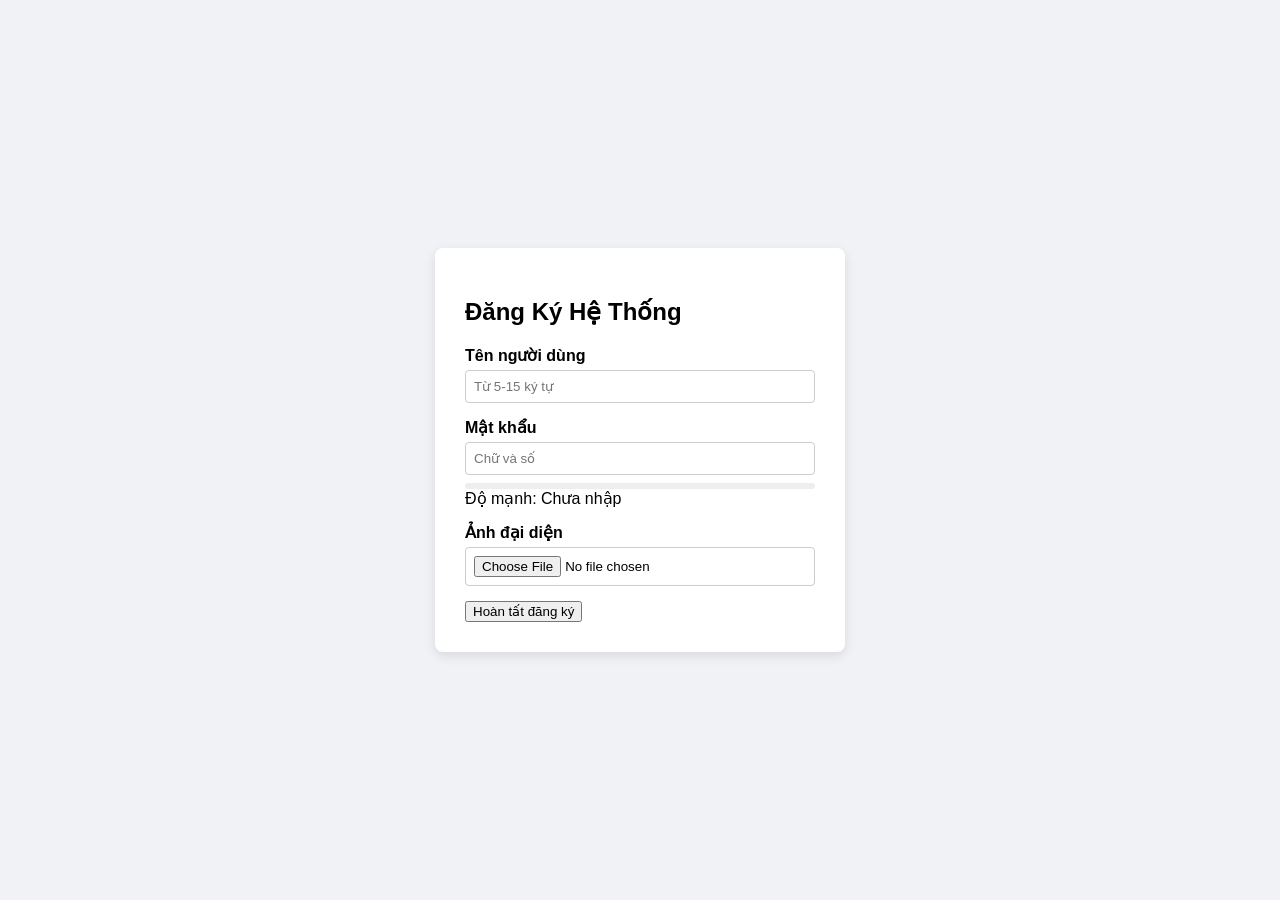
<file: baitapfinal.ex1/index.html>
<!DOCTYPE html>
<html lang="vi">
<head>
    <meta charset="UTF-8">
    <meta name="viewport" content="width=device-width, initial-scale=1.0">
    <title>Đăng Ký Thành Viên</title>
    
    <link rel="stylesheet" href="/baitapfinal.ex1/style.css">
</head>
<body>

    <div class="registration-card">
        <h2>Đăng Ký Hệ Thống</h2>
        
        <form id="regForm">
            <div class="form-group">
                <label for="username">Tên người dùng</label>
                <input type="text" id="username" placeholder="Từ 5-15 ký tự" required minlength="5" maxlength="15">
            </div>

            <div class="form-group">
                <label for="password">Mật khẩu</label>
                <input type="password" id="password" placeholder="Chữ và số" required>
                
                <div class="strength-meter">
                    <div id="strengthBar" class="strength-bar"></div>
                </div>
                <div id="strengthText" class="strength-text">Độ mạnh: Chưa nhập</div>
                
                <span class="error-msg" id="passError">Mật khẩu phải bao gồm cả chữ và số!</span>
            </div>

            <div class="form-group">
                <label for="profilePic">Ảnh đại diện</label>
                <input type="file" id="profilePic" accept=".jpg, .jpeg, .png" required>
                <span class="error-msg" id="fileError">Vui lòng chọn định dạng JPG hoặc PNG.</span>
            </div>

            <button type="submit" id="submitBtn">Hoàn tất đăng ký</button>
        </form>
    </div>

    <script src="/baitapfinal.ex1/script.js"></script>
</body>
</html>
</file>
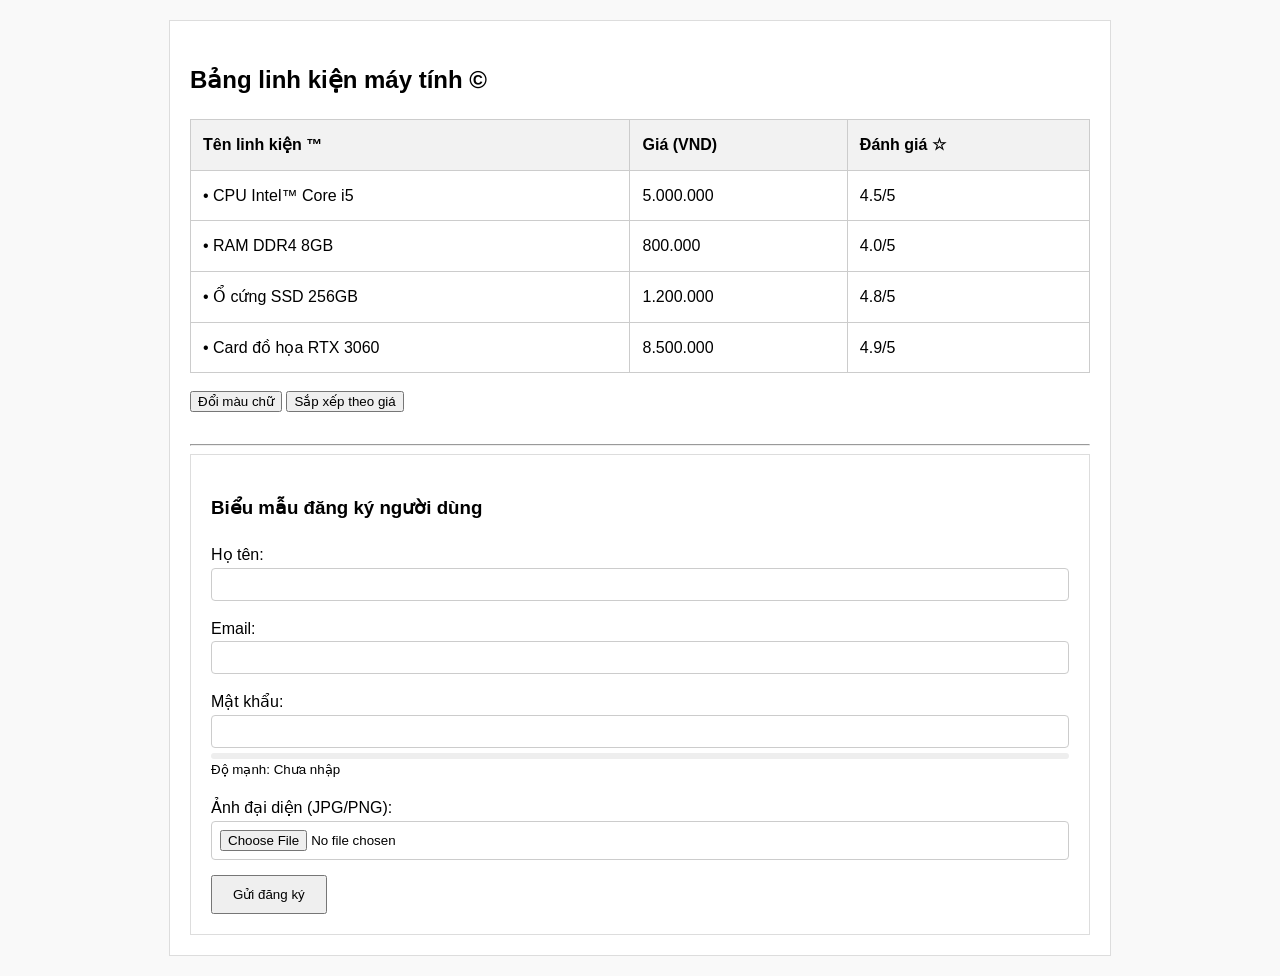
<file: baitapfinal.ex2/index.html>
<!DOCTYPE html>
<html lang="vi">
<head>
    <meta charset="UTF-8">
    <meta name="viewport" content="width=device-width, initial-scale=1.0">
    <title>Quản lý linh kiện và Đăng ký</title>
    <link rel="stylesheet" href="/baitapfinal.ex2/style.css">
</head>
<body>

    <div class="container">
        <section class="table-section">
            <h2>Bảng linh kiện máy tính &copy;</h2>
            <table id="priceTable">
                <thead>
                    <tr>
                        <th>Tên linh kiện &trade;</th>
                        <th>Giá (VND)</th>
                        <th>Đánh giá &star;</th>
                    </tr>
                </thead>
                <tbody>
                    <tr>
                        <td>&bull; CPU Intel&trade; Core i5</td>
                        <td>5.000.000</td>
                        <td>4.5/5</td>
                    </tr>
                    <tr>
                        <td>&bull; RAM DDR4 8GB</td>
                        <td>800.000</td>
                        <td>4.0/5</td>
                    </tr>
                    <tr>
                        <td>&bull; Ổ cứng SSD 256GB</td>
                        <td>1.200.000</td>
                        <td>4.8/5</td>
                    </tr>
                    <tr>
                        <td>&bull; Card đồ họa RTX 3060</td>
                        <td>8.500.000</td>
                        <td>4.9/5</td>
                    </tr>
                </tbody>
            </table>
            <div class="button-group">
                <button id="changeColorBtn" onclick="changeColor()">Đổi màu chữ</button>
                <button>Sắp xếp theo giá</button>
            </div>
        </section>

        <hr>

        <section class="form-section">
            <div class="registration-card">
                <h3>Biểu mẫu đăng ký người dùng</h3>
                <form id="regForm">
                    <div class="form-group">
                        <label for="username">Họ tên:</label>
                        <input type="text" id="username" required minlength="5" maxlength="15">
                    </div>

                    <div class="form-group">
                        <label for="email">Email:</label>
                        <input type="email" id="email">
                    </div>

                    <div class="form-group">
                        <label for="password">Mật khẩu:</label>
                        <input type="password" id="password" required>
                        <div class="strength-meter">
                            <div id="strengthBar" class="strength-bar"></div>
                        </div>
                        <small id="strengthText">Độ mạnh: Chưa nhập</small>
                        <span class="error-msg" id="passError">Mật khẩu phải chứa cả chữ và số!</span>
                    </div>

                    <div class="form-group">
                        <label for="profilePic">Ảnh đại diện (JPG/PNG):</label>
                        <input type="file" id="profilePic" accept=".jpg, .jpeg, .png" required>
                        <span class="error-msg" id="fileError">Vui lòng chọn file .jpg hoặc .png!</span>
                    </div>

                    <button type="submit" class="submit-btn">Gửi đăng ký</button>
                </form>
            </div>
        </section>
    </div>

    <script src="/baitapfinal.ex2/script.js"></script>
</body>
</html>
</file>
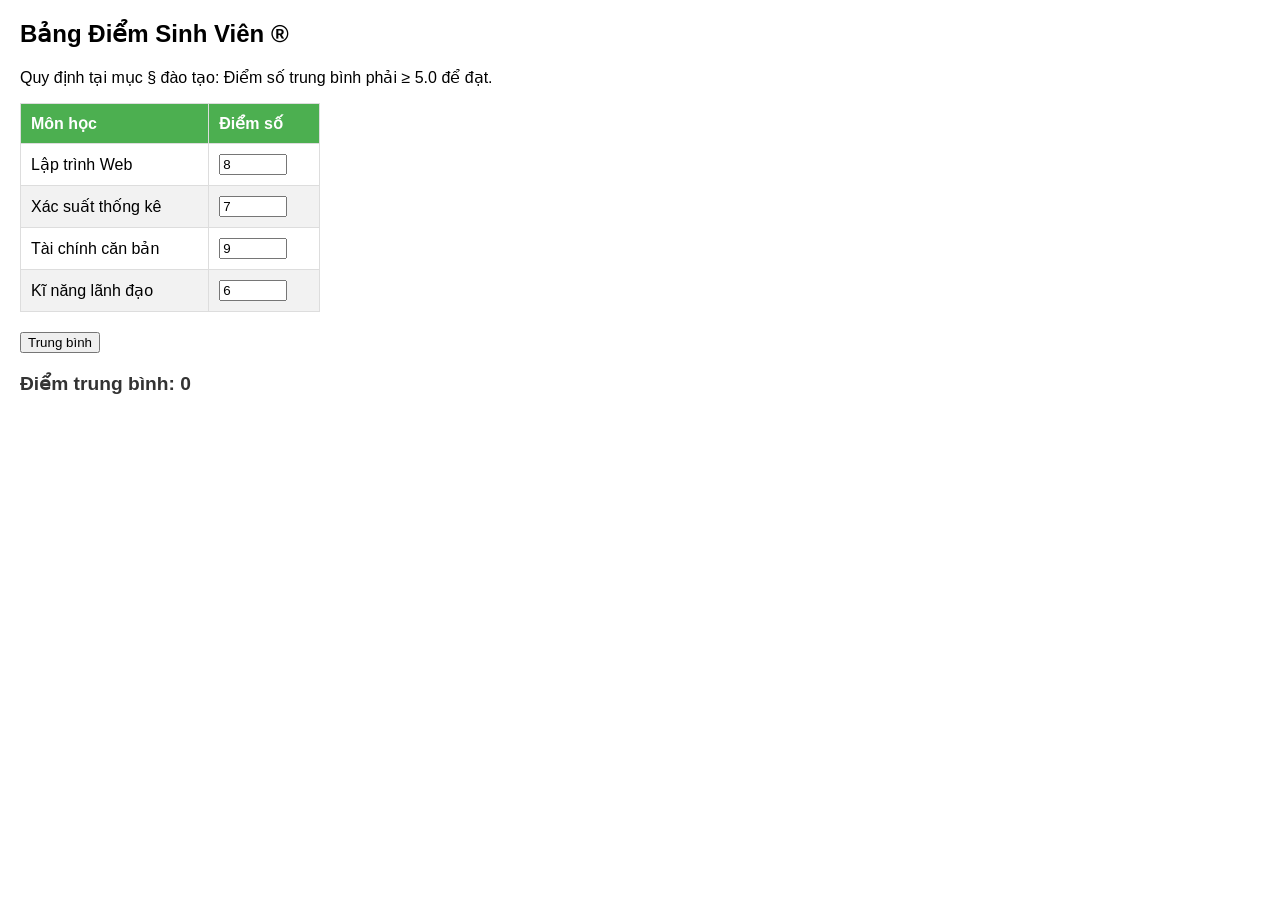
<file: baitapfinal.ex3/index.html>
<!DOCTYPE html>
<html lang="vi">
<head>
    <meta charset="UTF-8">
    <meta name="viewport" content="width=device-width, initial-scale=1.0">
    <title>Student Grade Calculator</title>
    <link rel="stylesheet" href="/baitapfinal.ex3/style.css">
</head>
<body>

    <h2>Bảng Điểm Sinh Viên &reg;</h2>
    <p>Quy định tại mục &sect; đào tạo: Điểm số trung bình phải &ge; 5.0 để đạt.</p>

    <table>
        <thead>
            <tr>
                <th>Môn học</th>
                <th>Điểm số</th>
            </tr>
        </thead>
        <tbody>
            <tr>
                <td>Lập trình Web</td>
                <td><input type="number" class="grade-input" value="8"></td>
            </tr>
            <tr>
                <td>Xác suất thống kê</td>
                <td><input type="number" class="grade-input" value="7"></td>
            </tr>
            <tr>
                <td>Tài chính căn bản</td>
                <td><input type="number" class="grade-input" value="9"></td>
            </tr>
            <tr>
                <td>Kĩ năng lãnh đạo</td>
                <td><input type="number" class="grade-input" value="6"></td>
            </tr>
        </tbody>
    </table>

    <div class="controls">
        <button id="calcBtn" onclick="calculateAverage()">Trung bình</button>
        <p id="resultText">Điểm trung bình: <span>0</span></p>
    </div>

    <script src="/baitapfinal.ex3/script.js"></script>
</body>
</html>
</file>
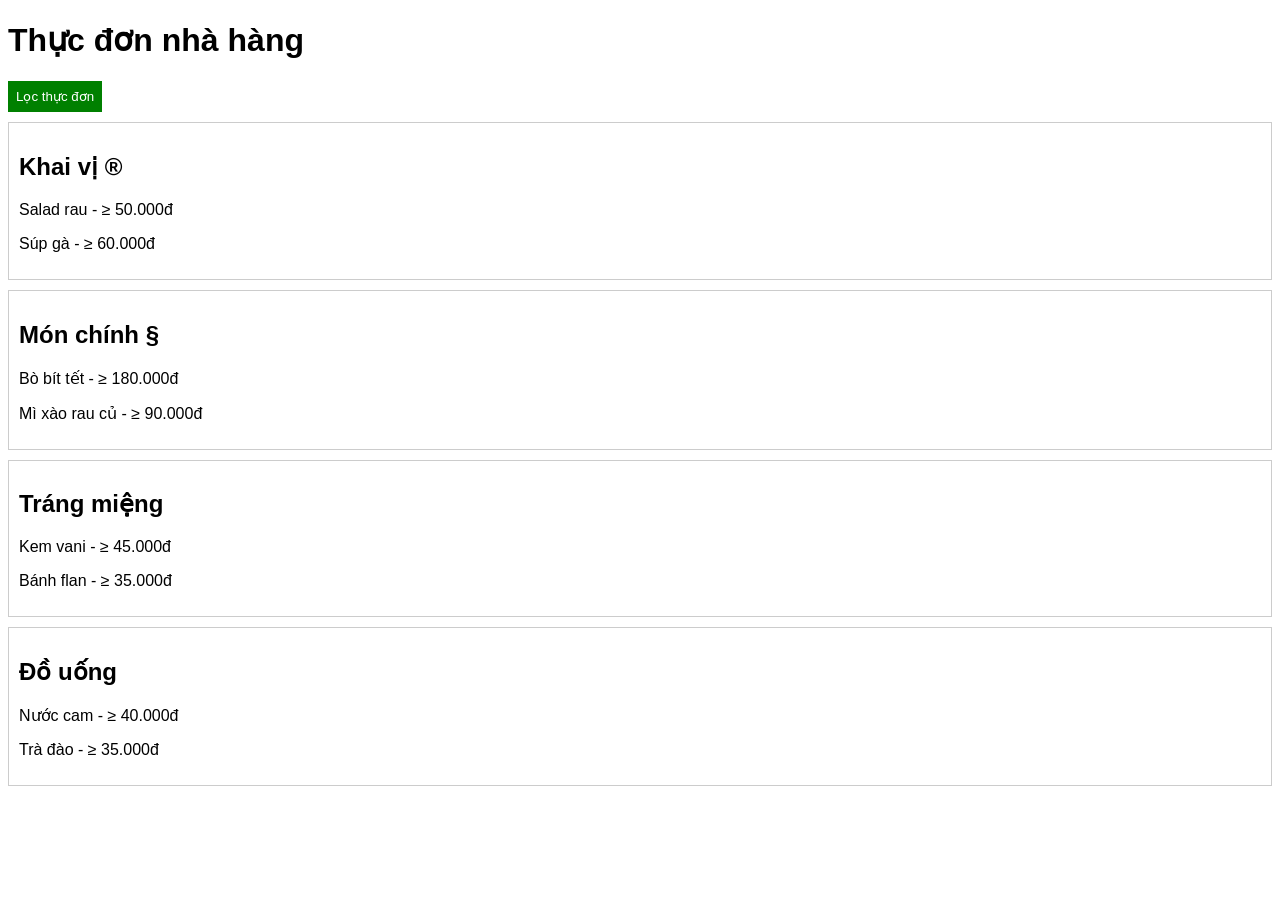
<file: baitapfinal.ex4/index.html>
<!DOCTYPE html>
<html lang="vi">
<head>
    <meta charset="UTF-8">
    <title>Thực đơn nhà hàng</title>
    <style>
        body {
            font-family: Arial, sans-serif;
        }

        section {
            border: 1px solid #ccc;
            padding: 10px;
            margin: 10px 0;
        }

        .hidden {
            display: none;
        }

        button {
            padding: 8px;
            background-color: green;
            color: white;
            border: none;
        }
    </style>
</head>
<body>
    <h1>Thực đơn nhà hàng</h1>
    <button onclick="filterMenu()">Lọc thực đơn</button>

    <section>
        <h2>Khai vị &reg;</h2>
        <p class="item vegetarian">Salad rau - &ge; 50.000đ</p>
        <p class="item">Súp gà - &ge; 60.000đ</p>
    </section>

    <section>
        <h2>Món chính &sect;</h2>
        <p class="item">Bò bít tết - &ge; 180.000đ</p>
        <p class="item vegetarian">Mì xào rau củ - &ge; 90.000đ</p>
    </section>

    <section>
        <h2>Tráng miệng</h2>
        <p class="item vegetarian">Kem vani - &ge; 45.000đ</p>
        <p class="item vegetarian">Bánh flan - &ge; 35.000đ</p>
    </section>

    <section>
        <h2>Đồ uống</h2>
        <p class="item vegetarian">Nước cam - &ge; 40.000đ</p>
        <p class="item vegetarian">Trà đào - &ge; 35.000đ</p>
    </section>

    <script>
        let onlyVegetarian = false;

        function filterMenu() {
            let items = document.getElementsByClassName("item");
            onlyVegetarian = !onlyVegetarian;

            for (let i = 0; i < items.length; i++) {
                if (onlyVegetarian && !items[i].classList.contains("vegetarian")) {
                    items[i].style.display = "none";
                } else {
                    items[i].style.display = "block";
                }
            }
        }
    </script>
</body>
</html>
</file>
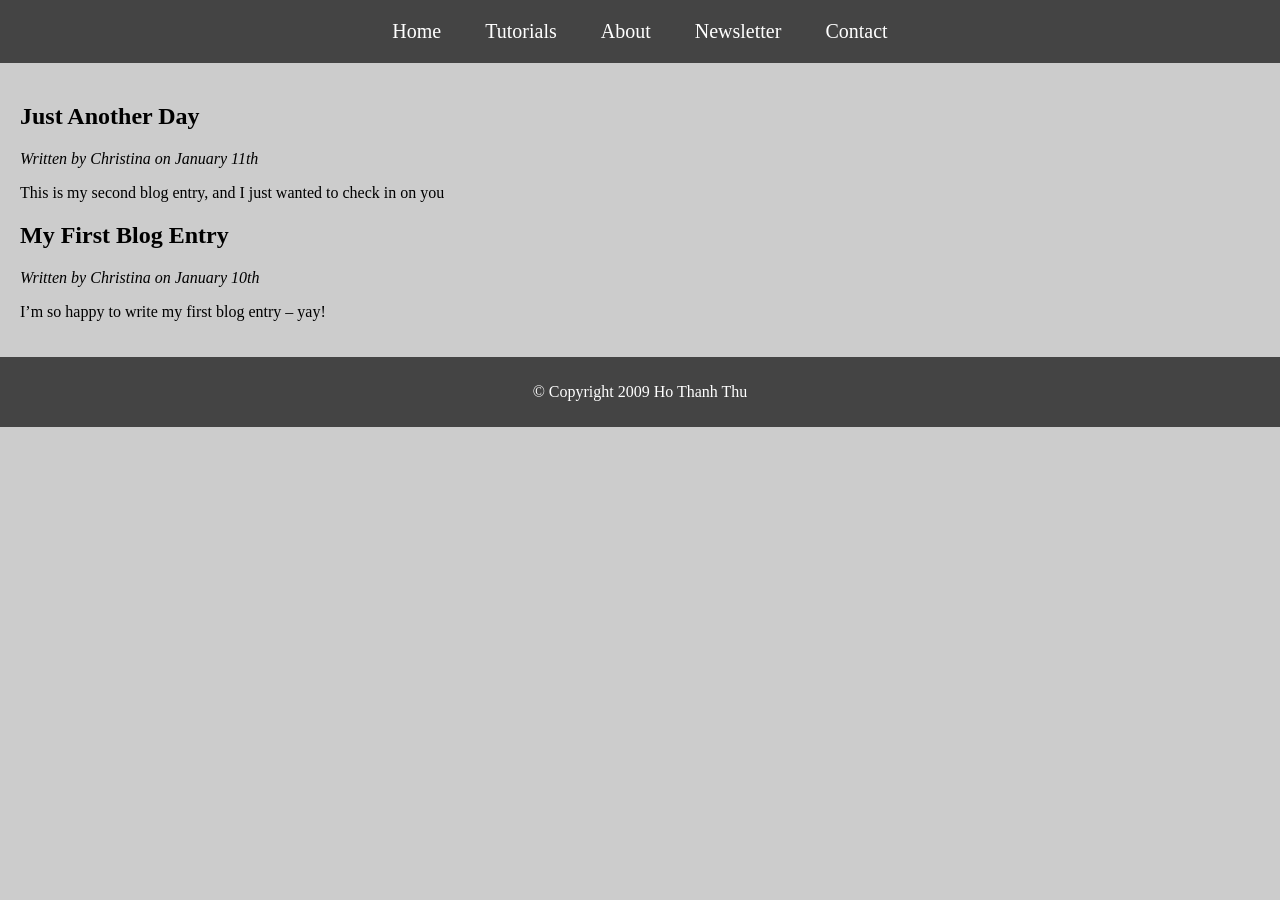
<file: week4lms/index.html>
<!DOCTYPE html>
<html>
<head>
<title>Simple Website</title>

<style>

body{margin:0;background:#ccc;}

nav ul{
list-style:none;
background:#444;
text-align:center;
margin:0;
padding:0;
}

nav li{
display:inline-block;
padding:20px;
font-size:20px;
}

nav a{
text-decoration:none;
color:white;
}

section{padding:20px;}

footer{
background:#444;
color:#fff;
text-align:center;
padding:10px;
}

</style>
</head>

<body>

<nav>
<ul>
<li><a href="#">Home</a></li>
<li><a href="#">Tutorials</a></li>
<li><a href="#">About</a></li>
<li><a href="#">Newsletter</a></li>
<li><a href="#">Contact</a></li>
</ul>
</nav>

<section>

<h2>Just Another Day</h2>
<p><i>Written by Christina on January 11th</i></p>
<p>This is my second blog entry, and I just wanted to check in on you</p>

<h2>My First Blog Entry</h2>
<p><i>Written by Christina on January 10th</i></p>
<p>I’m so happy to write my first blog entry – yay!</p>

</section>

<footer>
<p>© Copyright 2009 Ho Thanh Thu</p>
</footer>

</body>
</html>
</file>
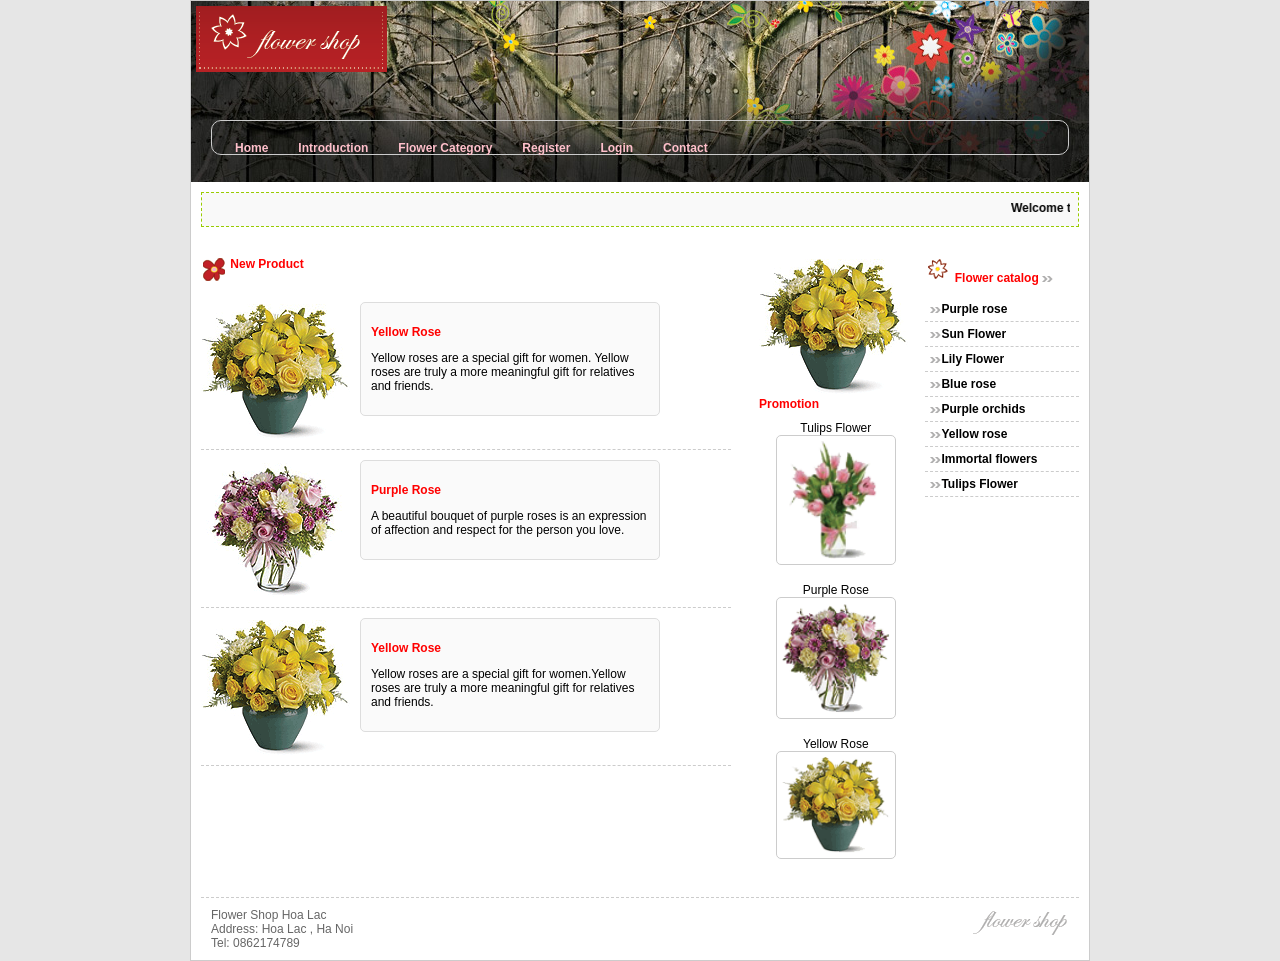
<file: week7lms/index.html>
<!DOCTYPE html>
<html>
<head>
    <meta http-equiv="Content-Type" content="text/html; charset=utf-8" />
    <title>Flower website</title>
    <link rel="stylesheet" href="/week7lms/style.css" />
</head>

<body>
<div id="wrap">
    <header id="header">
        <div id="logo">
            <img src="/week7lms/images/logo.gif" width="191" height="66" alt="Flower Shop" />
        </div>

        <nav id="menu_top">
            <ul class="level1">
                <li><a href="#">Home</a></li>
                <li><a href="#">Introduction</a></li>

                <li>
                    <a href="#">Flower Category</a>
                    <ul class="level2">
                        <li><a href="#">Sun Flower</a></li>
                        <li><a href="#">Rose Flower</a></li>
                        <li><a href="#">Lily Flower</a></li>
                        <li><a href="#">Tulips Flower</a></li>
                    </ul>
                </li>

                <li><a href="dangky.html">Register</a></li>
                <li><a href="#">Login</a></li>
                <li><a href="lienhe.html">Contact</a></li>
            </ul>
        </nav>
    </header>
    <div id="welcome">
        <marquee direction="left" behavior="scroll" scrollamount="4">
            Welcome to the online sales website - Flower Shop
        </marquee>
    </div>
    <div id="center_content">
        <div id="left">
            <div class="title">
                <img src="/week7lms/images/bullet1.gif" align="top" /> New Product
            </div>
            <div class="product">
                <div class="img">
                    <img src="/week7lms/images/prod1.gif" />
                </div>
                <div class="description">
                    <p class="name">Yellow Rose</p>
                    <p class="about">
                        Yellow roses are a special gift for women. 
                        Yellow roses are truly a more meaningful gift for relatives and friends.
                    </p>
                </div>
            </div>

            <div class="product">
                <div class="img">
                    <img src="/week7lms/images/prod2.gif" />
                </div>
                <div class="description">
                    <p class="name">Purple Rose</p>
                    <p class="about">
                        A beautiful bouquet of purple roses is an expression of affection
                        and respect for the person you love.
                    </p>
                </div>
            </div>
 <div class="product">
                <div class="img">
                    <img src="/week7lms/images/prod1.gif" />
                </div>
                <div class="description">
                    <p class="name">Yellow Rose</p>
                    <p class="about">
                        Yellow roses are a special gift for women.Yellow roses are truly a more meaningful gift for relatives and friends.
                    </p>
                </div>
            </div>
        </div>
<div id="right">

    <div class="right_box">

        <div id="promotion">
            <div class="title">
                <img src="/week7lms/images/prod1.gif" /> Promotion
            </div>

            <div class="product_small">
                <div class="name">Tulips Flower</div>
                <img src="/week7lms/images/thumb1.gif" />
            </div>

            <div class="product_small">
                <div class="name">Purple Rose</div>
                <img src="/week7lms/images/thumb2.gif" />
            </div>

            <div class="product_small">
                <div class="name">Yellow Rose</div>
                <img src="/week7lms/images/thumb3.gif" />
            </div>
        </div>
        <div id="categories">
            <div class="title">
                <img src="/week7lms/images/bullet5.gif" /> Flower catalog
                <img src="/week7lms/images/left_menu_bullet.gif" alt="thanh menu">
            </div>

            <ul class="menu_right">
                <li><img src="images/left_menu_bullet.gif">Purple rose</li>
                <li><img src="images/left_menu_bullet.gif">Sun Flower</li>
                <li><img src="images/left_menu_bullet.gif">Lily Flower</li> 
                <li><img src="images/left_menu_bullet.gif">Blue rose</li>
                <li><img src="images/left_menu_bullet.gif">Purple orchids</li>
                <li><img src="images/left_menu_bullet.gif">Yellow rose</li>
                <li><img src="images/left_menu_bullet.gif">Immortal flowers</li>
                <li><img src="images/left_menu_bullet.gif">Tulips Flower</li>
            </ul>
        </div>

    </div>

</div>
    <footer id="footer">
        <div class="footer_left">
            Flower Shop Hoa Lac <br/>
            Address: Hoa Lac , Ha Noi <br/>
            Tel: 0862174789
        </div>

        <div class="footer_right">
            <img src="images/footer_logo.gif" width="97" height="29" />
        </div>
    </footer>

</div>
</body>
</html>
</file>
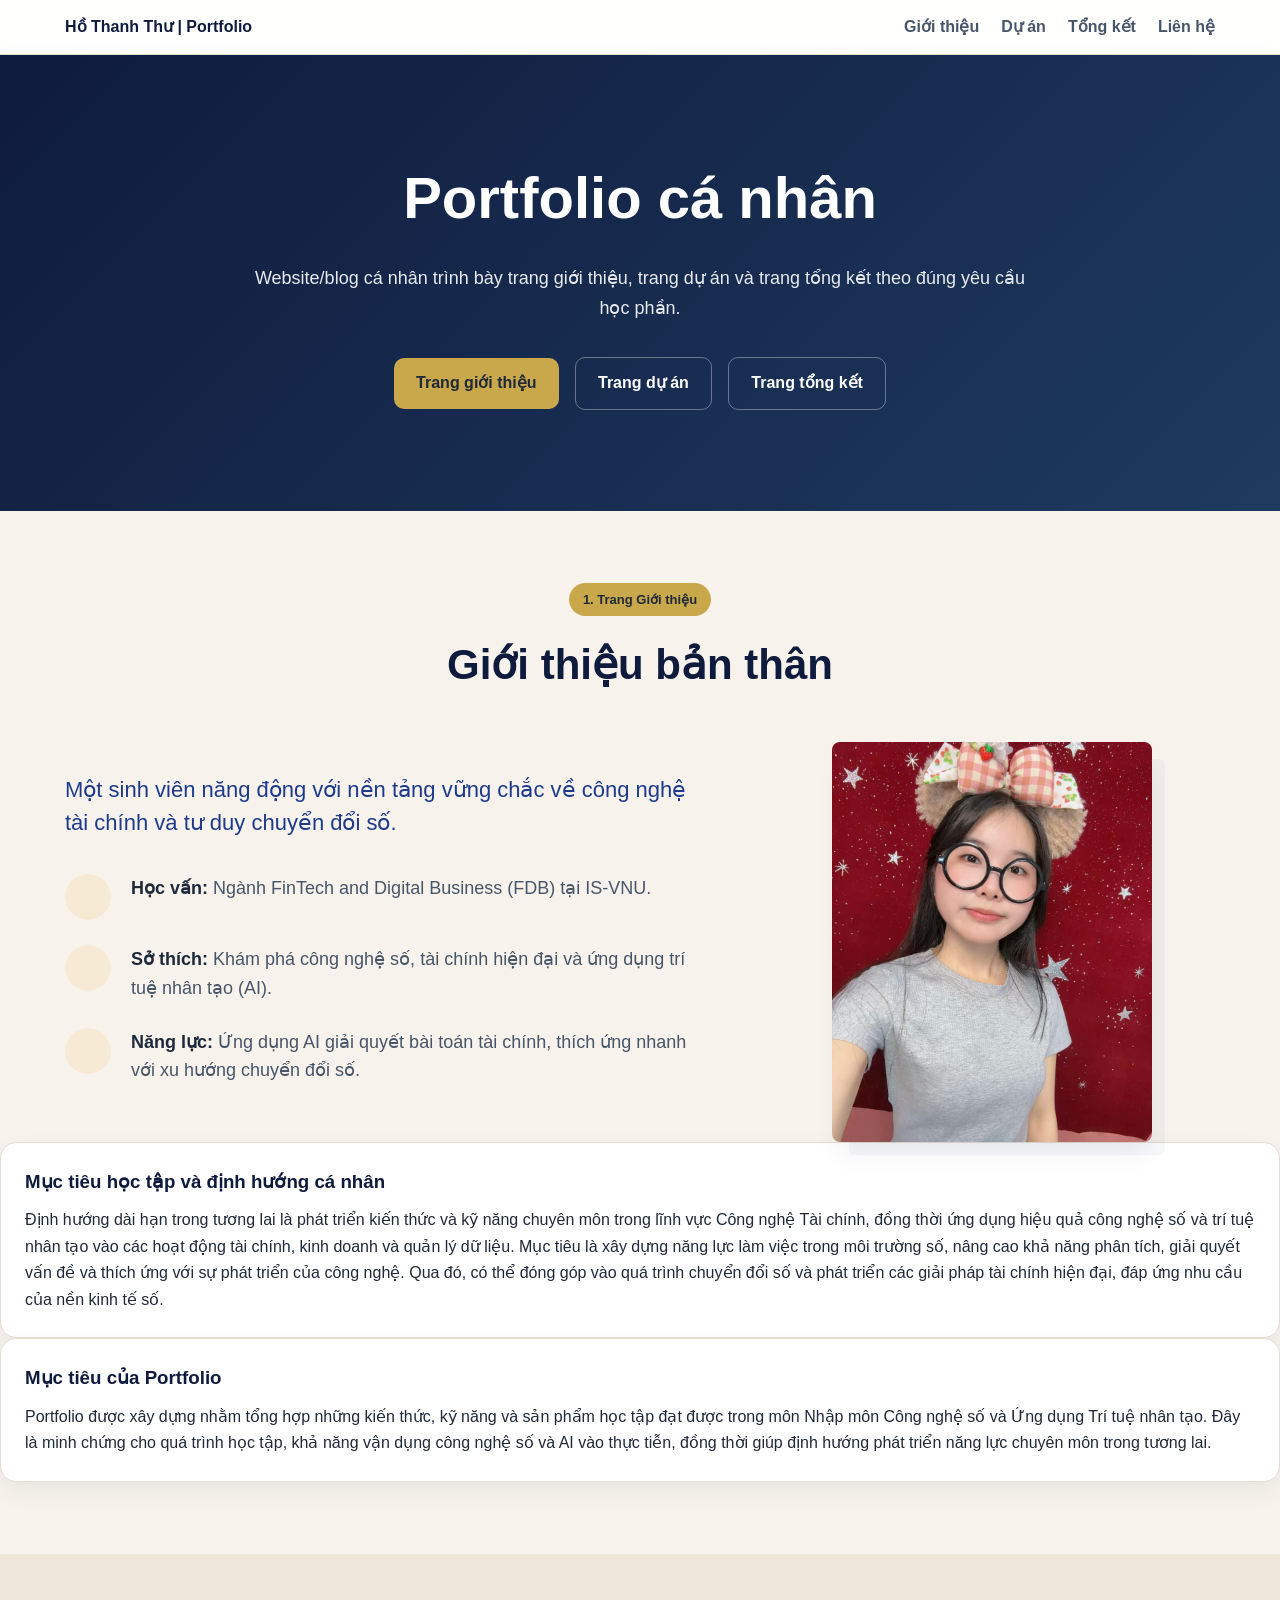
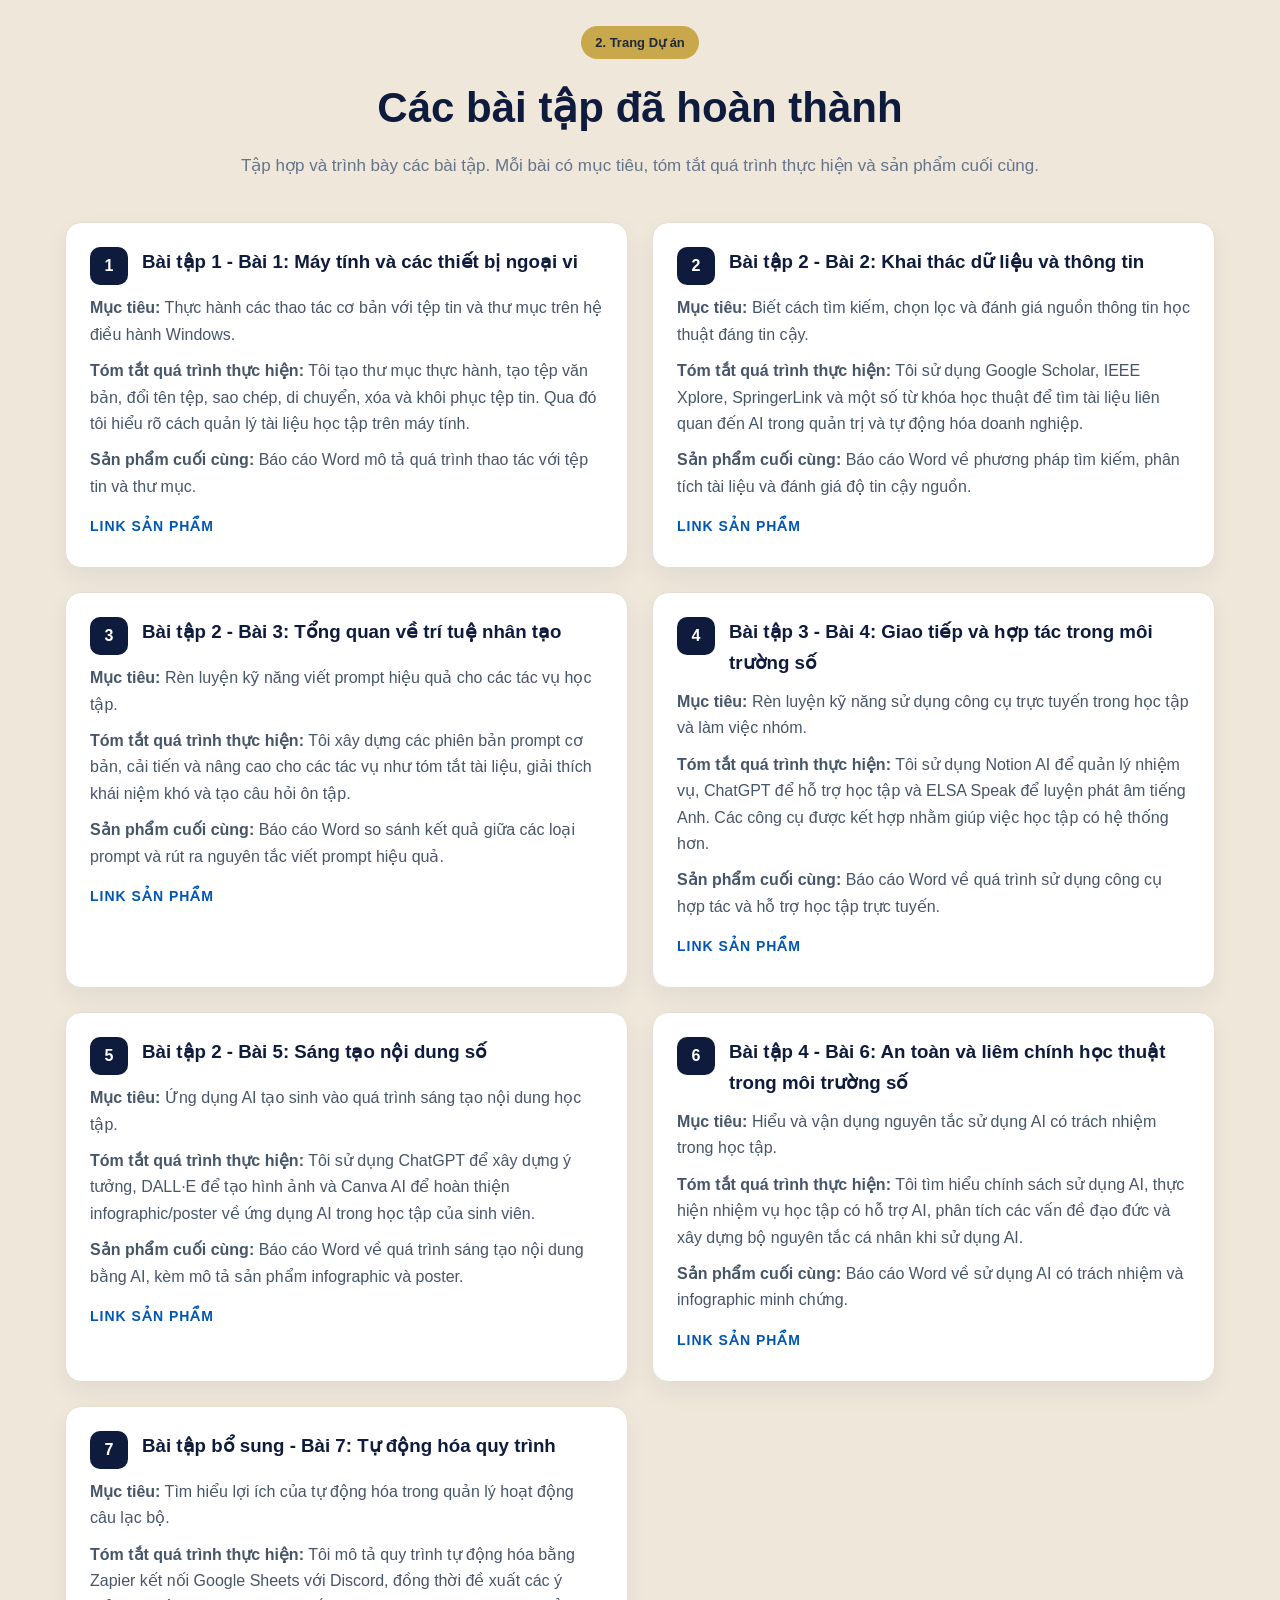
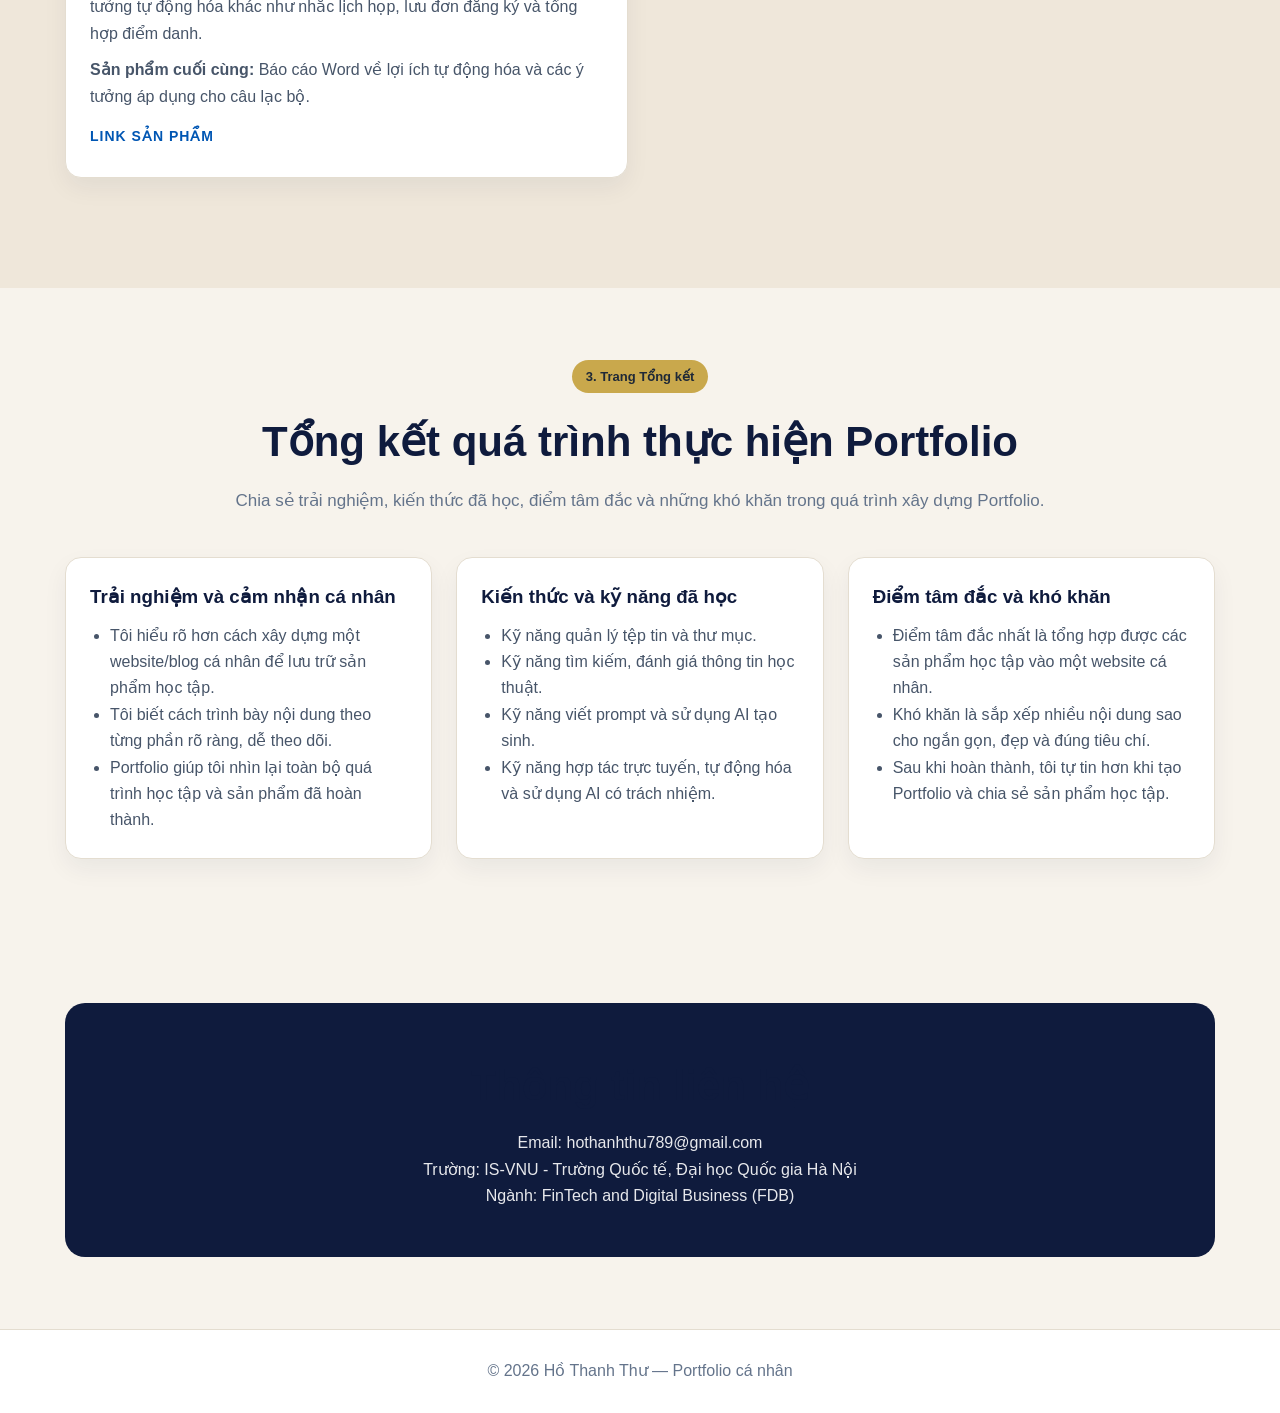
<file: cuoikilms/cuoikilms.html>
<!DOCTYPE html>
<html lang="vi">
<head>
<meta charset="UTF-8">
<meta name="viewport" content="width=device-width, initial-scale=1.0">
<title>Portfolio cá nhân - Hồ Thanh Thư</title>
<style>
* {
  box-sizing: border-box;
  margin: 0;
  padding: 0;
}

html {
  scroll-behavior: smooth;
}

body {
  font-family: Arial, sans-serif;
  background: #f7f3ec;
  color: #1f2937;
  line-height: 1.65;
}

a {
  text-decoration: none;
  color: inherit;
}

img {
  display: block;
  max-width: 100%;
}

.container {
  width: min(1150px, 92%);
  margin: auto;
}

.nav {
  position: sticky;
  top: 0;
  z-index: 10;
  background: rgba(255,255,255,.94);
  border-bottom: 1px solid #e4ddd0;
  backdrop-filter: blur(10px);
}

.nav-inner {
  display: flex;
  justify-content: space-between;
  align-items: center;
  padding: 14px 0;
}

.logo {
  font-weight: 800;
  color: #0f1b3d;
}

.nav ul {
  list-style: none;
  display: flex;
  gap: 22px;
}

.nav a {
  font-weight: 700;
  color: #475569;
}

.nav a:hover {
  color: #0f1b3d;
}

.hero {
  background: linear-gradient(135deg, #0f1b3d, #1e3a5f);
  color: white;
  text-align: center;
  padding: 95px 0;
}

.hero h1 {
  font-size: clamp(34px, 6vw, 58px);
  margin-bottom: 18px;
}

.hero p {
  max-width: 780px;
  margin: 0 auto 28px;
  color: rgba(255,255,255,.9);
  font-size: 18px;
}

.btn {
  display: inline-block;
  padding: 12px 22px;
  border-radius: 10px;
  margin: 6px;
  font-weight: 800;
}

.btn-primary {
  background: #c9a84c;
  color: #1f2937;
}

.btn-outline {
  border: 1px solid rgba(255,255,255,.35);
  color: white;
}

.section {
  padding: 72px 0;
}

.alt {
  background: #efe7da;
}

.section-head {
  text-align: center;
  max-width: 820px;
  margin: 0 auto 42px;
}

.label {
  display: inline-block;
  background: #c9a84c;
  padding: 6px 14px;
  border-radius: 999px;
  font-size: 13px;
  font-weight: 800;
  color: #1f2937;
  margin-bottom: 14px;
}

h2 {
  color: #0f1b3d;
  font-size: clamp(28px, 4vw, 42px);
  margin-bottom: 10px;
}

.lead {
  color: #64748b;
  font-size: 17px;
}

.grid-2 {
  display: grid;
  grid-template-columns: 1fr 1fr;
  gap: 24px;
}

.card, .project-card, .summary-card, .evidence-card {
  background: white;
  border: 1px solid #e4ddd0;
  border-radius: 16px;
  padding: 24px;
  box-shadow: 0 10px 25px rgba(15,27,61,.06);
}

.card h3, .summary-card h3, .evidence-card h3 {
  color: #0f1b3d;
  margin-bottom: 10px;
}

.card ul, .summary-card ul {
  padding-left: 20px;
  color: #475569;
}

.project-grid {
  display: grid;
  grid-template-columns: repeat(2, 1fr);
  gap: 24px;
}

.project-card p {
  margin: 10px 0;
  color: #475569;
}

.project-header {
  display: flex;
  gap: 14px;
  align-items: flex-start;
  margin-bottom: 10px;
}

.project-header span {
  min-width: 38px;
  height: 38px;
  border-radius: 10px;
  background: #0f1b3d;
  color: white;
  display: inline-flex;
  align-items: center;
  justify-content: center;
  font-weight: 800;
}

.project-header h3 {
  color: #0f1b3d;
}

.file-btn {
  display: inline-block;
  margin-top: 12px;
  padding: 9px 14px;
  background: #0f1b3d;
  color: white;
  border-radius: 8px;
  font-size: 14px;
  font-weight: 800;
}

.disabled {
  opacity: .55;
}

.evidence-grid {
  margin-top: 38px;
  display: grid;
  grid-template-columns: 1fr;
  gap: 24px;
}

.evidence-card {
  padding: 0;
  overflow: hidden;
}

.evidence-card img {
  width: 100%;
  max-height: 520px;
  object-fit: cover;
  background: #e5e7eb;
}

.evidence-card div {
  padding: 20px;
}

.summary-grid {
  display: grid;
  grid-template-columns: repeat(3, 1fr);
  gap: 24px;
}

.contact {
  background: #0f1b3d;
  color: white;
  text-align: center;
  border-radius: 20px;
  padding: 48px 24px;
}

.contact p {
  color: rgba(255,255,255,.9);
}

.footer {
  text-align: center;
  padding: 28px;
  color: #64748b;
  background: white;
  border-top: 1px solid #e4ddd0;
}

@media (max-width: 850px) {
  .nav ul {
    display: none;
  }

  .grid-2, .project-grid, .summary-grid {
    grid-template-columns: 1fr;
  }
}

.project-card a {
    display: inline-block;
    color: #0056b3;             
        text-decoration: none;      
    font-weight: bold;          
    font-size: 14px;
    letter-spacing: 1px;        
    padding: 5px 0;
    position: relative;
    transition: color 0.3s ease; 
}


.project-card a::after {
    content: '';
    position: absolute;
    width: 100%;
    transform: scaleX(0);       
    height: 2px;                
    bottom: 0;
    left: 0;
    background-color: #ff5722; 
    transform-origin: bottom right;
    transition: transform 0.25s ease-out; 
}


.project-card a:hover {
    color: #ff5722;            
}

.project-card a:hover::after {
    transform: scaleX(1);       
    transform-origin: bottom left;
}
.profile-layout {
    display: flex;
    flex-direction: column;
    gap: 25px;
    margin: 20px auto;
    max-width: 1100px;
}
.section-head-modern {
    margin-bottom: 40px;
    text-align: left;
}

.section-head-modern .label-number {
    display: block;
    font-size: 14px;
    color: #f59e0b;
    text-transform: uppercase;
    letter-spacing: 2px;
    font-weight: 600;
    margin-bottom: 8px;
}

.section-head-modern h2 {
    font-size: 36px;
    color: #1e293b;
    margin: 0;
    position: relative;
    padding-left: 20px;
    font-family: 'Poppins', sans-serif;
}


.section-head-modern h2::before {
    content: '';
    position: absolute;
    left: 0;
    top: 10%;
    width: 5px;
    height: 80%;
    background-color: #f59e0b;
    border-radius: 4px;
}


.profile-modern-layout {
    display: flex;
    align-items: center;
    justify-content: space-between;
    gap: 60px;
    margin-top: 20px;
}

.profile-modern-text {
    flex: 1.3;
}

.profile-modern-image {
    flex: 0.9; 
    display: flex;
    justify-content: center;
}


.profile-lead {
    font-size: 22px;
    color: #1e3a8a; 
    font-weight: 500;
    line-height: 1.5;
    margin-bottom: 35px;
}

.profile-feature-list {
    list-style: none;
    padding: 0;
    margin: 0;
}

.profile-feature-list li {
    display: flex;
    align-items: flex-start;
    gap: 20px;
    margin-bottom: 25px;
    font-size: 18px;
    line-height: 1.6;
    color: #475569;
}


.icon-orange-box {
    width: 46px;
    height: 46px;
    background-color: rgba(245, 158, 11, 0.1); 
    border-radius: 50%;
    display: flex;
    align-items: center;
    justify-content: center;
    flex-shrink: 0;
}

.icon-orange-box i {
    color: #f59e0b; 
    font-size: 18px;
}

.feature-content strong {
    color: #1e293b;
}


.image-shadow-wrapper {
    width: 320px;   
    height: 400px;  
    border-radius: 8px;
    overflow: hidden;
    
    box-shadow: 15px 15px 0px -2px rgba(30, 58, 138, 0.04), 
                0 20px 25px -5px rgba(0, 0, 0, 0.05);
}

.image-shadow-wrapper img {
    width: 100%;
    height: 100%;
    object-fit: cover; 
    display: block;
}

@media (max-width: 992px) {
    .profile-modern-layout {
        flex-direction: column-reverse;
        gap: 40px;
    }
    .image-shadow-wrapper {
        width: 280px;
        height: 350px;
    }
}
</style>
</head>

<body>

<header class="nav">
  <div class="container nav-inner">
    <div class="logo">Hồ Thanh Thư | Portfolio</div>
    <nav>
      <ul>
        <li><a href="#intro">Giới thiệu</a></li>
        <li><a href="#projects">Dự án</a></li>
        <li><a href="#summary">Tổng kết</a></li>
        <li><a href="#contact">Liên hệ</a></li>
      </ul>
    </nav>
  </div>
</header>

<section class="hero">
  <div class="container">
    <h1>Portfolio cá nhân</h1>
    <p>Website/blog cá nhân trình bày trang giới thiệu, trang dự án và trang tổng kết theo đúng yêu cầu học phần.</p>
    <a class="btn btn-primary" href="#intro">Trang giới thiệu</a>
    <a class="btn btn-outline" href="#projects">Trang dự án</a>
    <a class="btn btn-outline" href="#summary">Trang tổng kết</a>
  </div>
</section>

<section class="section" id="intro">
  <div class="container">
    <div class="section-head">
      <span class="label">1. Trang Giới thiệu</span>
      <h2>Giới thiệu bản thân</h2>
      
    </div>

    <div class="profile-modern-layout">
            <div class="profile-modern-text">
                <p class="profile-lead">Một sinh viên năng động với nền tảng vững chắc về công nghệ tài chính và tư duy chuyển đổi số.</p>
                
                <ul class="profile-feature-list">
                    <li>
                        <div class="icon-orange-box"><i class="fa-solid fa-graduation-cap"></i></div>
                        <div class="feature-content">
                            <strong>Học vấn:</strong> Ngành FinTech and Digital Business (FDB) tại IS-VNU.
                        </div>
                    </li>
                    <li>
                        <div class="icon-orange-box"><i class="fa-solid fa-lightbulb"></i></div>
                        <div class="feature-content">
                            <strong>Sở thích:</strong> Khám phá công nghệ số, tài chính hiện đại và ứng dụng trí tuệ nhân tạo (AI).
                        </div>
                    </li>
                    <li>
                        <div class="icon-orange-box"><i class="fa-solid fa-rocket"></i></div>
                        <div class="feature-content">
                            <strong>Năng lực:</strong> Ứng dụng AI giải quyết bài toán tài chính, thích ứng nhanh với xu hướng chuyển đổi số.
                        </div>
                    </li>
                </ul>
            </div>
      <div class="profile-modern-image">
                <div class="image-shadow-wrapper">
                    <img src="/cuoikilms/z7906243722730_5d0b845ef6a4e5a29f5c7ce0937fd3f9.jpg" alt="Hồ Thanh Thư">
                </div>
            </div>
        </div>
    </div>
      <div class="card target-section">
        <h3>Mục tiêu học tập và định hướng cá nhân</h3>
        <p>
Định hướng dài hạn trong tương lai là phát triển kiến thức và kỹ năng chuyên môn trong lĩnh vực Công nghệ Tài chính, đồng thời ứng dụng hiệu quả công nghệ số và trí tuệ nhân tạo vào các hoạt động tài chính, kinh doanh và quản lý dữ liệu. Mục tiêu là xây dựng năng lực làm việc trong môi trường số, nâng cao khả năng phân tích, giải quyết vấn đề và thích ứng với sự phát triển của công nghệ. Qua đó, có thể đóng góp vào quá trình chuyển đổi số và phát triển các giải pháp tài chính hiện đại, đáp ứng nhu cầu của nền kinh tế số.
</p>
      </div>

      <div class="card target-section">
        <h3>Mục tiêu của Portfolio</h3>
        <p>Portfolio được xây dựng nhằm tổng hợp những kiến thức, kỹ năng và sản phẩm học tập đạt được trong môn Nhập môn Công nghệ số và Ứng dụng Trí tuệ nhân tạo. Đây là minh chứng cho quá trình học tập, khả năng vận dụng công nghệ số và AI vào thực tiễn, đồng thời giúp định hướng phát triển năng lực chuyên môn trong tương lai.
</p>
      </div>
    </div>
  </div>
</section>

<section class="section alt" id="projects">
  <div class="container">
    <div class="section-head">
      <span class="label">2. Trang Dự án</span>
      <h2>Các bài tập đã hoàn thành</h2>
      <p class="lead">Tập hợp và trình bày các bài tập. Mỗi bài có mục tiêu, tóm tắt quá trình thực hiện và sản phẩm cuối cùng.</p>
    </div>

    <div class="project-grid">
      
<article class="project-card">
  <div class="project-header">
    <span>1</span>
    <h3>Bài tập 1 - Bài 1: Máy tính và các thiết bị ngoại vi</h3>
  </div>
  <p><b>Mục tiêu:</b> Thực hành các thao tác cơ bản với tệp tin và thư mục trên hệ điều hành Windows.</p>
  <p><b>Tóm tắt quá trình thực hiện:</b> Tôi tạo thư mục thực hành, tạo tệp văn bản, đổi tên tệp, sao chép, di chuyển, xóa và khôi phục tệp tin. Qua đó tôi hiểu rõ cách quản lý tài liệu học tập trên máy tính.</p>
  <p><b>Sản phẩm cuối cùng:</b> Báo cáo Word mô tả quá trình thao tác với tệp tin và thư mục.</p>
 <a href="https://docs.google.com/document/d/1Ta5xADGuXM_DcoLfTxgxYeLtbCAN5Zge5F3u0nGjo6M/edit?usp=sharing">LINK SẢN PHẨM</a>
</article>


<article class="project-card">
  <div class="project-header">
    <span>2</span>
    <h3>Bài tập 2 - Bài 2: Khai thác dữ liệu và thông tin</h3>
  </div>
  <p><b>Mục tiêu:</b> Biết cách tìm kiếm, chọn lọc và đánh giá nguồn thông tin học thuật đáng tin cậy.</p>
  <p><b>Tóm tắt quá trình thực hiện:</b> Tôi sử dụng Google Scholar, IEEE Xplore, SpringerLink và một số từ khóa học thuật để tìm tài liệu liên quan đến AI trong quản trị và tự động hóa doanh nghiệp.</p>
  <p><b>Sản phẩm cuối cùng:</b> Báo cáo Word về phương pháp tìm kiếm, phân tích tài liệu và đánh giá độ tin cậy nguồn.</p>
 <a href="https://docs.google.com/document/d/1_5QPaZHcX_9dETWoesRYLR7eSvynsK4wPKrRlj3TG6g/edit?usp=sharing">LINK SẢN PHẨM</a>
</article>


<article class="project-card">
  <div class="project-header">
    <span>3</span>
    <h3>Bài tập 2 - Bài 3: Tổng quan về trí tuệ nhân tạo</h3>
  </div>
  <p><b>Mục tiêu:</b> Rèn luyện kỹ năng viết prompt hiệu quả cho các tác vụ học tập.</p>
  <p><b>Tóm tắt quá trình thực hiện:</b> Tôi xây dựng các phiên bản prompt cơ bản, cải tiến và nâng cao cho các tác vụ như tóm tắt tài liệu, giải thích khái niệm khó và tạo câu hỏi ôn tập.</p>
  <p><b>Sản phẩm cuối cùng:</b> Báo cáo Word so sánh kết quả giữa các loại prompt và rút ra nguyên tắc viết prompt hiệu quả.</p>
<a href="https://docs.google.com/document/d/1vvs0tVrbd_csQRFWSeU47ezEmk07GQqAM9GX6Lj89HI/edit?usp=sharing">LINK SẢN PHẨM</a>
</article>


<article class="project-card">
  <div class="project-header">
    <span>4</span>
    <h3>Bài tập 3 - Bài 4: Giao tiếp và hợp tác trong môi trường số</h3>
  </div>
  <p><b>Mục tiêu:</b> Rèn luyện kỹ năng sử dụng công cụ trực tuyến trong học tập và làm việc nhóm.</p>
  <p><b>Tóm tắt quá trình thực hiện:</b> Tôi sử dụng Notion AI để quản lý nhiệm vụ, ChatGPT để hỗ trợ học tập và ELSA Speak để luyện phát âm tiếng Anh. Các công cụ được kết hợp nhằm giúp việc học tập có hệ thống hơn.</p>
  <p><b>Sản phẩm cuối cùng:</b> Báo cáo Word về quá trình sử dụng công cụ hợp tác và hỗ trợ học tập trực tuyến.</p>
  <a href="https://docs.google.com/document/d/1hICGc82MeFif3aKZwNW3y5D6GoORU2jfuLouj8dizVY/edit?usp=sharing">LINK SẢN PHẨM</a>
</article>


<article class="project-card">
  <div class="project-header">
    <span>5</span>
    <h3>Bài tập 2 - Bài 5: Sáng tạo nội dung số</h3>
  </div>
  <p><b>Mục tiêu:</b> Ứng dụng AI tạo sinh vào quá trình sáng tạo nội dung học tập.</p>
  <p><b>Tóm tắt quá trình thực hiện:</b> Tôi sử dụng ChatGPT để xây dựng ý tưởng, DALL·E để tạo hình ảnh và Canva AI để hoàn thiện infographic/poster về ứng dụng AI trong học tập của sinh viên.</p>
  <p><b>Sản phẩm cuối cùng:</b> Báo cáo Word về quá trình sáng tạo nội dung bằng AI, kèm mô tả sản phẩm infographic và poster.</p>
  <a href="https://docs.google.com/document/d/1I6pAkc7tMpzx0UUZXbAs_7N02PEf6fY10udFQYbweFg/edit?usp=sharing">LINK SẢN PHẨM</a>
</article>


<article class="project-card">
  <div class="project-header">
    <span>6</span>
    <h3>Bài tập 4 - Bài 6: An toàn và liêm chính học thuật trong môi trường số</h3>
  </div>
  <p><b>Mục tiêu:</b> Hiểu và vận dụng nguyên tắc sử dụng AI có trách nhiệm trong học tập.</p>
  <p><b>Tóm tắt quá trình thực hiện:</b> Tôi tìm hiểu chính sách sử dụng AI, thực hiện nhiệm vụ học tập có hỗ trợ AI, phân tích các vấn đề đạo đức và xây dựng bộ nguyên tắc cá nhân khi sử dụng AI.</p>
  <p><b>Sản phẩm cuối cùng:</b> Báo cáo Word về sử dụng AI có trách nhiệm và infographic minh chứng.</p>
  <a href="https://docs.google.com/document/d/1w48hczgiASboDmYv41xUjLCYwuJvxlZluVwue5HD14c/edit?usp=sharing">LINK SẢN PHẨM</a>
</article>


<article class="project-card">
  <div class="project-header">
    <span>7</span>
    <h3>Bài tập bổ sung - Bài 7: Tự động hóa quy trình</h3>
  </div>
  <p><b>Mục tiêu:</b> Tìm hiểu lợi ích của tự động hóa trong quản lý hoạt động câu lạc bộ.</p>
  <p><b>Tóm tắt quá trình thực hiện:</b> Tôi mô tả quy trình tự động hóa bằng Zapier kết nối Google Sheets với Discord, đồng thời đề xuất các ý tưởng tự động hóa khác như nhắc lịch họp, lưu đơn đăng ký và tổng hợp điểm danh.</p>
  <p><b>Sản phẩm cuối cùng:</b> Báo cáo Word về lợi ích tự động hóa và các ý tưởng áp dụng cho câu lạc bộ.</p>
  <a href="https://docs.google.com/document/d/1lbLkE59OxCxyzn3ZVmDafcoypYATi1przKPBtZwK1nw/edit?usp=sharing">LINK SẢN PHẨM</a>
</article>

    </div>

    <div class="evidence-grid">
      
    </div>
  </div>
</section>

<section class="section" id="summary">
  <div class="container">
    <div class="section-head">
      <span class="label">3. Trang Tổng kết</span>
      <h2>Tổng kết quá trình thực hiện Portfolio</h2>
      <p class="lead">Chia sẻ trải nghiệm, kiến thức đã học, điểm tâm đắc và những khó khăn trong quá trình xây dựng Portfolio.</p>
    </div>

    <div class="summary-grid">
      <div class="summary-card">
        <h3>Trải nghiệm và cảm nhận cá nhân</h3>
        <ul>
          <li>Tôi hiểu rõ hơn cách xây dựng một website/blog cá nhân để lưu trữ sản phẩm học tập.</li>
          <li>Tôi biết cách trình bày nội dung theo từng phần rõ ràng, dễ theo dõi.</li>
          <li>Portfolio giúp tôi nhìn lại toàn bộ quá trình học tập và sản phẩm đã hoàn thành.</li>
        </ul>
      </div>

      <div class="summary-card">
        <h3>Kiến thức và kỹ năng đã học</h3>
        <ul>
          <li>Kỹ năng quản lý tệp tin và thư mục.</li>
          <li>Kỹ năng tìm kiếm, đánh giá thông tin học thuật.</li>
          <li>Kỹ năng viết prompt và sử dụng AI tạo sinh.</li>
          <li>Kỹ năng hợp tác trực tuyến, tự động hóa và sử dụng AI có trách nhiệm.</li>
        </ul>
      </div>

      <div class="summary-card">
        <h3>Điểm tâm đắc và khó khăn</h3>
        <ul>
          <li>Điểm tâm đắc nhất là tổng hợp được các sản phẩm học tập vào một website cá nhân.</li>
          <li>Khó khăn là sắp xếp nhiều nội dung sao cho ngắn gọn, đẹp và đúng tiêu chí.</li>
          <li>Sau khi hoàn thành, tôi tự tin hơn khi tạo Portfolio và chia sẻ sản phẩm học tập.</li>
        </ul>
      </div>
    </div>
  </div>
</section>

<section class="section" id="contact">
  <div class="container">
    <div class="contact">
      <h2>Thông tin liên hệ</h2>
      <p>Email: hothanhthu789@gmail.com</p>
      <p>Trường: IS-VNU - Trường Quốc tế, Đại học Quốc gia Hà Nội</p>
      <p>Ngành: FinTech and Digital Business (FDB) </p>
    </div>
  </div>
</section>

<footer class="footer">
  © 2026 Hồ Thanh Thư — Portfolio cá nhân
</footer>

</body>
</html>
</file>
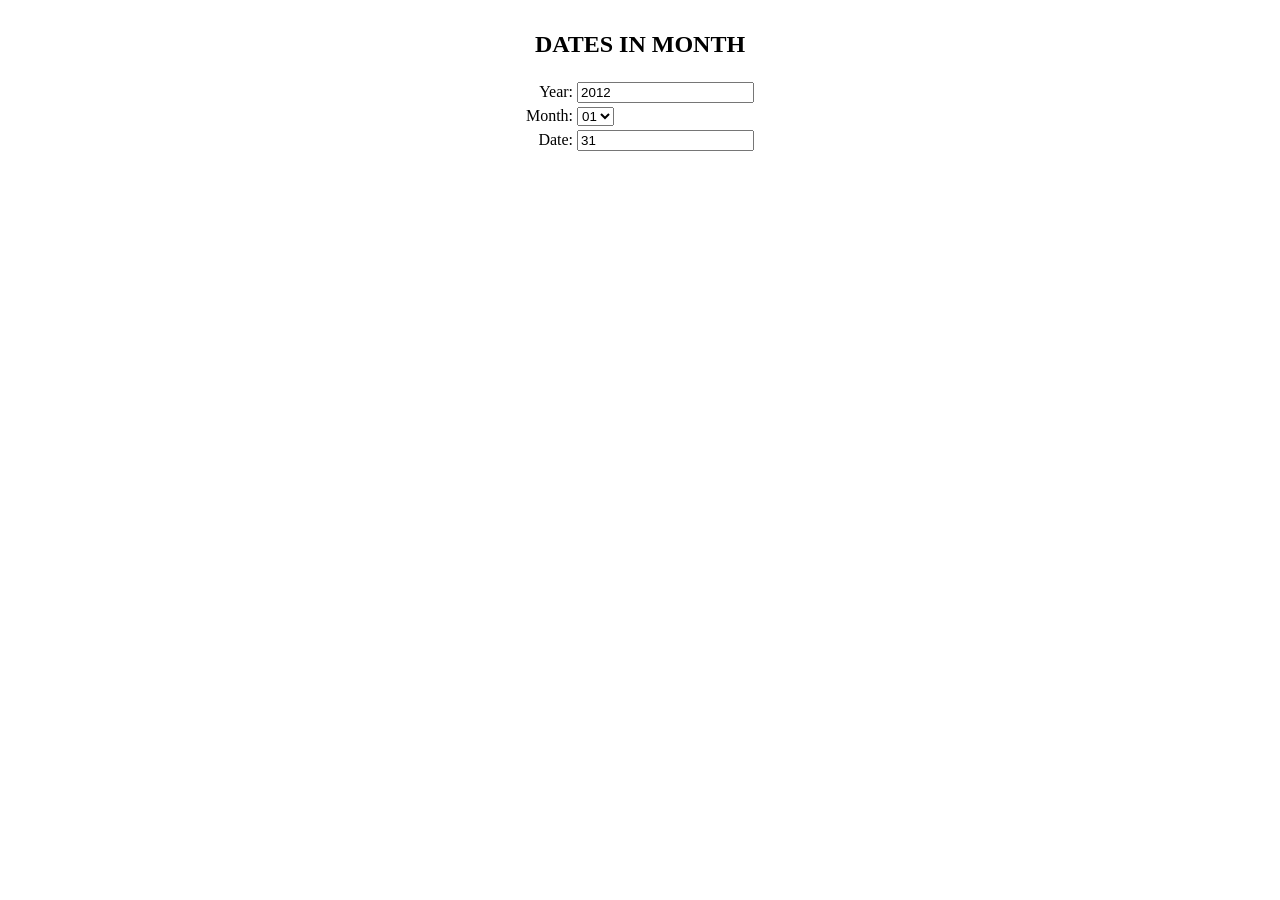
<file: week10lms/ex1.html>
<!DOCTYPE html>
<html>
<head>
    <meta charset="utf-8">
    <title>Dates in month</title>
    <script language="javascript">
        // Hàm kiểm tra năm nhuận
        function isLeapYear(n) {
            return (n % 4 == 0 && n % 100 != 0) || n % 400 == 0;
        }

        // Hàm xử lý chính khi dữ liệu thay đổi
        function update() {
            var year = document.f.year;
            var month = document.f.month;
            var date = document.f.date;

            // Kiểm tra nếu năm trống hoặc không phải là số
            if (year.value == "" || isNaN(year.value)) {
                date.value = "Year must a number";
                year.focus();
            } else {
                // Sử dụng switch case để tính ngày
                switch (month.value) {
                    case "1":
                    case "3":
                    case "5":
                    case "7":
                    case "8":
                    case "10":
                    case "12":
                        date.value = 31;
                        break;
                    case "4":
                    case "6":
                    case "9":
                    case "11":
                        date.value = 30;
                        break;
                    case "2":
                        // Kiểm tra năm nhuận cho tháng 2
                        date.value = isLeapYear(parseInt(year.value)) ? 29 : 28;
                        break;
                }
            }
        }
    </script>
</head>
<body onload="update()">
    <form name="f">
        <table border="0" align="center">
            <tr>
                <td colspan="2" align="center">
                    <h2>DATES IN MONTH</h2>
                </td>
            </tr>
            <tr>
                <td align="right">Year: </td>
                <td>
                    <input name="year" value="2012" onblur="update()">
                </td>
            </tr>
            <tr>
                <td align="right">Month: </td>
                <td>
                    <select name="month" onchange="update()">
                        <option value="1">01</option>
                        <option value="2">02</option>
                        <option value="3">03</option>
                        <option value="4">04</option>
                        <option value="5">05</option>
                        <option value="6">06</option>
                        <option value="7">07</option>
                        <option value="8">08</option>
                        <option value="9">09</option>
                        <option value="10">10</option>
                        <option value="11">11</option>
                        <option value="12">12</option>
                    </select>
                </td>
            </tr>
            <tr>
                <td align="right">Date: </td>
                <td>
                    <input name="date" readonly="readonly">
                </td>
            </tr>
        </table>
    </form>
</body>
</html>
</file>
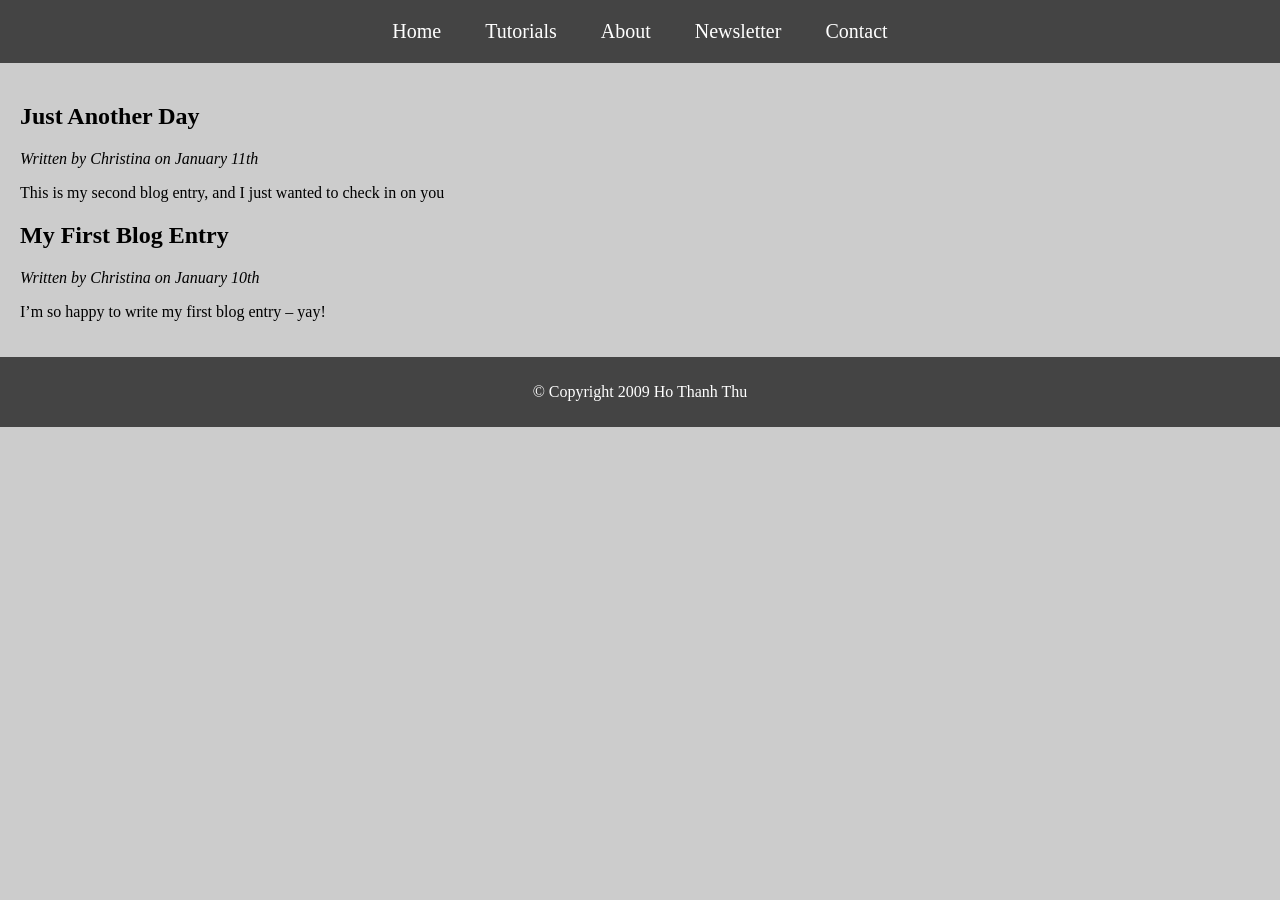
<file: week4lms/navigation.html>
<!DOCTYPE html>
<html>
<head>
<title>Simple Website</title>

<style>

body{margin:0;background:#ccc;}

nav ul{
list-style:none;
background:#444;
text-align:center;
margin:0;
padding:0;
}

nav li{
display:inline-block;
padding:20px;
font-size:20px;
}

nav a{
text-decoration:none;
color:white;
}

section{padding:20px;}

footer{
background:#444;
color:#fff;
text-align:center;
padding:10px;
}

</style>
</head>

<body>

<nav>
<ul>
<li><a href="#">Home</a></li>
<li><a href="#">Tutorials</a></li>
<li><a href="#">About</a></li>
<li><a href="#">Newsletter</a></li>
<li><a href="#">Contact</a></li>
</ul>
</nav>

<section>

<h2>Just Another Day</h2>
<p><i>Written by Christina on January 11th</i></p>
<p>This is my second blog entry, and I just wanted to check in on you</p>

<h2>My First Blog Entry</h2>
<p><i>Written by Christina on January 10th</i></p>
<p>I’m so happy to write my first blog entry – yay!</p>

</section>

<footer>
<p>© Copyright 2009 Ho Thanh Thu</p>
</footer>

</body>
</html>
</file>
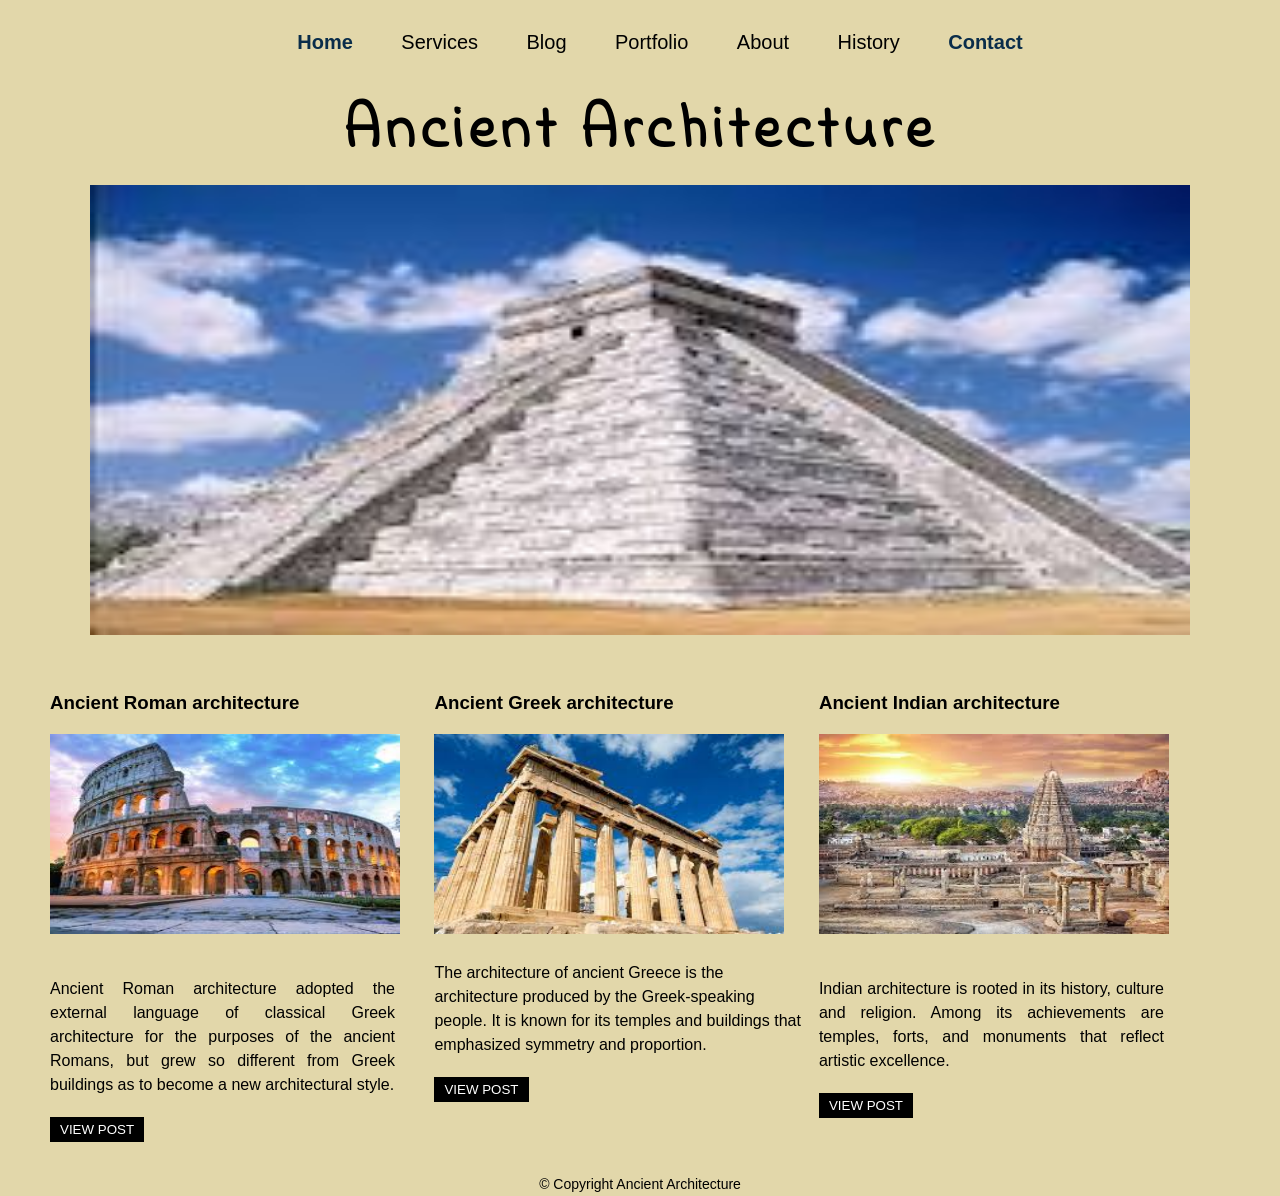
<file: week6/week6.html>
<!DOCTYPE html>
<html lang="en">
<head>
    <meta charset="UTF-8">
    <title>Ancient Architecture</title>

    <!-- CSS -->
    <style>
        @import url('https://fonts.googleapis.com/css?family=Indie+Flower');

        body {
            font-family: Roboto, sans-serif;
            background: #e2d7aa;
            color: #000000;
            font-size: 16px;;
            width: 1180px;
            line-height: 24px;
            margin: 0 auto;
        }

        h1 {
            font-size: 60px;
            font-family: 'Indie Flower', cursive;
            letter-spacing: 5px;
            text-align: center;
            margin-top: 65px;
        }

        a {
            text-decoration: none;
        }

        nav {
            margin: 30px;
            text-align: center;
        }

        nav a {
            font-size: 20px;
            color: #000;
            margin: 0 10px;
        }

        nav ul li {
            list-style: none;
            display: inline;
            padding: 0 12px;
        }

        nav ul li:first-of-type a,
        nav ul li:last-of-type a {
            color: #0a2d4a;
            font-weight: bold;
        }

        .img-container {
            text-align: center;
            margin-top: 30px;
        }

        .img-container img {
            width: 1100px;
            height: 450px;
        }

        main {
            margin-top: 30px;
        }

        article {
            width: 370px;
            display: inline-block;
            vertical-align: top;
            margin-right: 10px;
        }

        article img {
            width: 350px;
            height: 200px;
            margin-bottom: 20px;
        }

        p {
            width: 345px;
            text-align: justify;
            margin-bottom: 20px;
        }

        footer {
            text-align: center;
            margin-top: 30px;
            font-size: 14px;
        }

        button {
            padding: 5px 10px;
            background: #000;
            color: #fff;
            border: none;
            cursor: pointer;
        }
    </style>
</head>

<body>
    <nav>
        <ul>
            <li><a href="#">Home</a></li>
            <li><a href="#">Services</a></li>
            <li><a href="#">Blog</a></li>
            <li><a href="#">Portfolio</a></li>
            <li><a href="#">About</a></li>
            <li><a href="#">History</a></li>
            <li><a href="#">Contact</a></li>
        </ul>
    </nav>
    <h1>Ancient Architecture</h1>
    <div class="img-container">
        <img src="/week6/archi.jpg">
    </div>
    <main>

        <article>
            <h3>Ancient Roman architecture</h3>
            <img src="/week6/rome.jpg">
            <p>
                Ancient Roman architecture adopted the external language of classical Greek architecture 
                for the purposes of the ancient Romans, but grew so different from Greek buildings as to 
                become a new architectural style.
            </p>
            <button>VIEW POST</button>
        </article>

        <article>
            <h3>Ancient Greek architecture</h3>
            <img src="/week6/greece.jpg"
            <p>
                The architecture of ancient Greece is the architecture produced by the Greek-speaking people. 
                It is known for its temples and buildings that emphasized symmetry and proportion.
            </p>
            <button>VIEW POST</button>
        </article>

        <article>
            <h3>Ancient Indian architecture</h3>
            <img src="/week6/images.jpg">
            <p>
                Indian architecture is rooted in its history, culture and religion. Among its achievements 
                are temples, forts, and monuments that reflect artistic excellence.
            </p>
            <button>VIEW POST</button>
        </article>

    </main>
    <footer>
        © Copyright Ancient Architecture
    </footer>

</body>
</html>
</file>
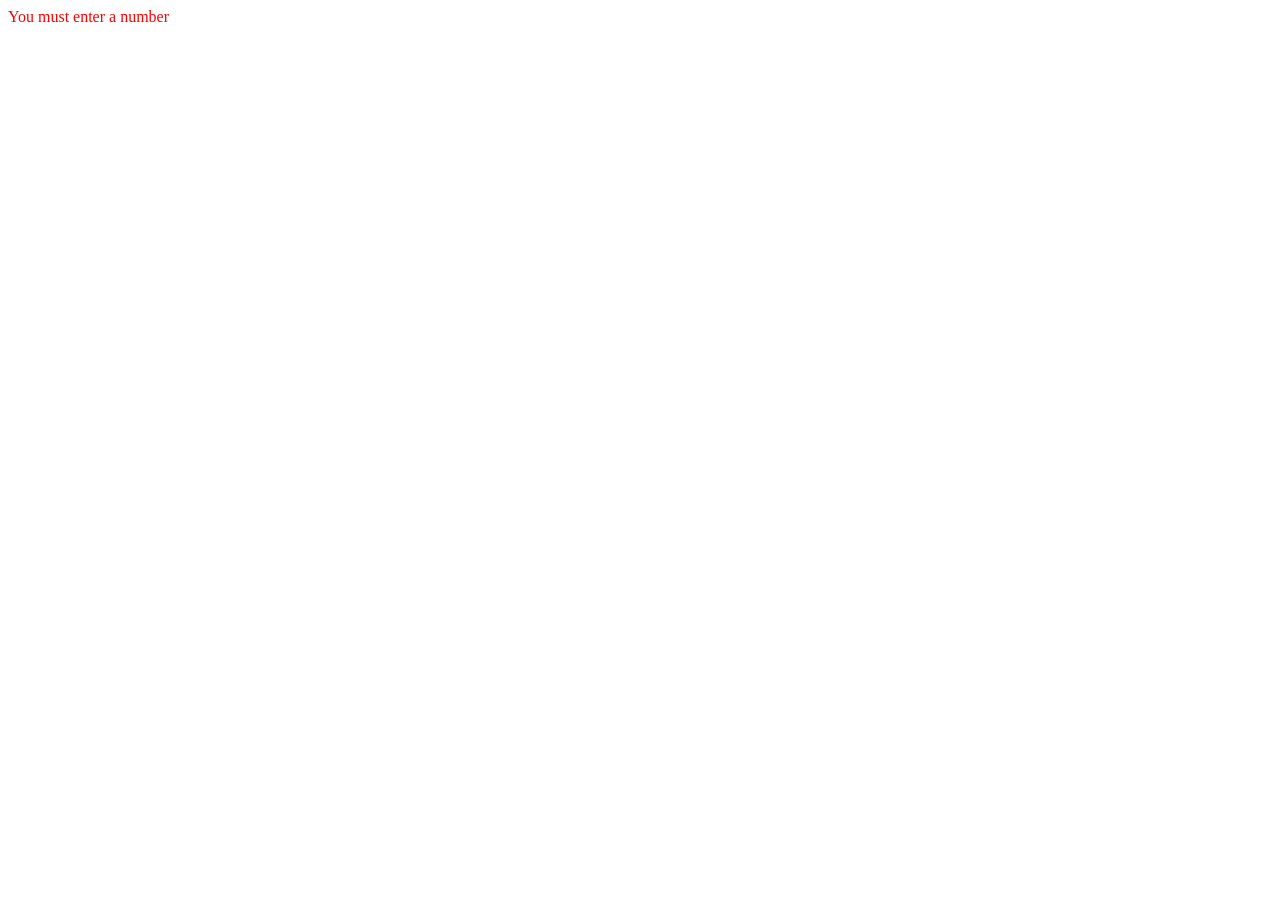
<file: week9lms/ex2.html>
<!DOCTYPE html>
<html>
<head>
    <meta charset="utf-8" />
    <title>Bài tập 2 - Chẵn Lẻ</title>
    <script language="javascript">
        var txta = prompt("Enter any integer");
        if (txta == null || txta == "" || isNaN(txta)) {
            document.write("<font color='red'>You must enter a number</font>");
        } 
        else if (parseFloat(txta) % 2 == 0) {
            document.write("<font color='green'><b>" + txta + " is an even number</b></font>");
        } 
        else {
            document.write("<font color='blue'><i>" + txta + " is an odd number</i></font>");
        }
    </script>
</head>
<body>
</body>
</html>
</file>
<file: baitapfinal.ex1/style.css>
body {
    display: flex;
    justify-content: center;
    align-items: center;
    min-height: 100vh;
    margin: 0;
    background-color: #f0f2f5;
    font-family: Arial, sans-serif;
}
.registration-card {
    background: #fff;
    padding: 30px;
    border-radius: 8px;
    box-shadow: 0 4px 12px rgba(0,0,0,0.1);
    width: 350px;
}
.form-group {
    display: flex;
    flex-direction: column; 
    margin-bottom: 15px;
}

label {
    margin-bottom: 5px;
    font-weight: bold;
}

input {
    padding: 8px;
    border: 1px solid #ccc;
    border-radius: 4px;
}

.strength-meter {
    height: 6px;
    background: #eee;
    margin-top: 8px;
    border-radius: 3px;
}

.strength-bar {
    height: 100%;
    width: 0;
    transition: 0.3s;
    border-radius: 3px;
}

.error-msg {
    color: red;
    font-size: 12px;
    display: none; 
}
</file>
<file: baitapfinal.ex2/style.css>
body {
    font-family: Arial, sans-serif;
    line-height: 1.6;
    background-color: #f9f9f9;
    margin: 0;
    padding: 20px;
}

.container {
    max-width: 900px;
    margin: 0 auto;
    background: white;
    padding: 20px;
    border: 1px solid #ddd;
}
table {
    width: 100%;
    border-collapse: collapse;
    margin-bottom: 15px;
}

table, th, td {
    border: 1px solid #ccc;
}

th, td {
    padding: 12px; /* Padding */
    text-align: left;
}

th {
    background-color: #f2f2f2;
}

.button-group {
    margin-bottom: 30px;
}


.registration-card {
    border: 1px solid #ddd;
    padding: 20px;
    background: #fff;
}

#regForm {
    display: flex;
    flex-direction: column; 
    gap: 15px;
}

.form-group {
    display: flex;
    flex-direction: column; 
}

input[type="text"], 
input[type="password"], 
input[type="email"], 
input[type="file"] {
    padding: 8px;
    border: 1px solid #ccc;
    border-radius: 4px;
}
.strength-meter {
    height: 6px;
    background: #eee;
    margin-top: 5px;
    border-radius: 3px;
}

.strength-bar {
    height: 100%;
    width: 0;
    transition: 0.3s;
}

.error-msg {
    color: red;
    font-size: 12px;
    display: none;
}

.submit-btn {
    align-self: flex-start; 
    padding: 10px 20px;
    cursor: pointer;
}
</file>
<file: baitapfinal.ex3/style.css>
body {
    font-family: Arial, sans-serif;
    margin: 20px;
}

table {
    width: 300px;
    border-collapse: collapse;
    margin-bottom: 20px;
}

th, td {
    border: 1px solid #ddd;
    padding: 10px;
    text-align: left;
}

th {
    background-color: #4CAF50;
    color: white;
}
tbody tr:nth-child(even) {
    background-color: #f2f2f2;
}

tbody tr:nth-child(odd) {
    background-color: #ffffff;
}

.grade-input {
    width: 60px;
}

.controls {
    margin-top: 15px;
}

#resultText {
    font-weight: bold;
    font-size: 1.2em;
    color: #333;
}
</file>
<file: week7lms/style.css>
body {
    margin: auto;
    padding: 0;
    background: #e6e6e6;
    font-family: Verdana, Geneva, sans-serif;
    font-size: 12px;
}

#wrap {
    width: 900px;
    margin: auto;
    padding: 0px;
    background: #fff;
    border: 1px solid #ccc;
}
header {
    background: url(images/header.jpg)no-repeat;
    height: 181px;
}

#logo {
    padding: 5px;
}

/* MENU */
#menu_top {
    margin: 40px 20px 0 20px;
    background: transparent;
    height: 35px;
    border-radius: 10px;
    border: 1px solid #ccc;
}

.level1 {
    list-style: none;
    padding: 8px;
}

.level1 li {
    float: left;
    padding: 0 15px;
}

.level1 li a {
    text-decoration: none;
    color: pink;
    font-weight: bold;
}

.level1 li a:hover {
    color: green;
}

/* SUB MENU */
.level2 {
    display: none;
    position: absolute;
    background: #eee;
    padding: 10px;
}

.level1 li:hover .level2 {
    display: block;
}

.level2 li {
    float: none;
    padding: 5px;
}
#welcome {
    margin: 10px;
    padding: 8px;
    border: 1px dashed #9c0;
    background: #f9f9f9;
    text-align: center;
    font-weight: bold;
}
#center_content {
    padding: 10px;
    overflow: hidden;
}

* {
    box-sizing: border-box;
}

#left {
    width: 530px;
    float: left;
}

#right {
    width: 320px;
    float: right;
}

.product_small img {
    width: 120px;
}
.title {
    color: red;
    font-weight: bold;
    margin: 10px 0;
}
.product {
    border-bottom: 1px dashed #ccc;
    padding: 10px 0;
    overflow: hidden;
}

.product img {
    float: left;
    margin-right: 10px;
}

.product .description {
    float: left;
    width: 300px;
    border: 1px solid #ddd;
    padding: 10px;
    border-radius: 5px;
    background: #fafafa;
}

.product .name {
    color: red;
    font-weight: bold;
}
#promotion {
    margin-bottom: 20px;
}

.product_small {
    text-align: center;
    margin-bottom: 15px;
}

.product_small img {
    border: 1px solid #ccc;
    padding: 5px;
    border-radius: 5px;
}
.menu_right {
    list-style: none;
    padding: 0;
}

.menu_right li {
    padding: 5px;
    border-bottom: 1px dashed #ccc;
}

.right_box {
    display: flex;
    justify-content: space-between;
}

#promotion {
    width: 48%;
}

#categories {
    width: 48%;
    font-weight: bold;
}
#footer {
    clear: both;
    border-top: 1px dashed #ccc;
    padding: 10px;
    margin-top: 20px;
}

.footer_left {
    float: left;
    color: #666;
}

.footer_right {
    float: right;
}
.form-container {
    width: 400px;
    margin: 50px auto;
    background: #fff;
    padding: 20px;
    border-radius: 10px;
    box-shadow: 0 0 10px rgba(0,0,0,0.1);
}

.form-container h2 {
    text-align: center;
    color: red;
    margin-bottom: 20px;
}

form label {
    display: block;
    margin: 10px 0 5px;
    font-weight: bold;
}

form input, 
form textarea {
    width: 100%;padding: 8px;
    border: 1px solid #ccc;
    border-radius: 5px;
}

form textarea {
    height: 100px;
    resize: none;
}

form button {
    width: 100%;
    padding: 10px;
    margin-top: 15px;
    background: red;
    color: white;
    border: none;
    border-radius: 5px;
    cursor: pointer;
    font-weight: bold;
}

form button:hover {
    background: green;
}
</file>
